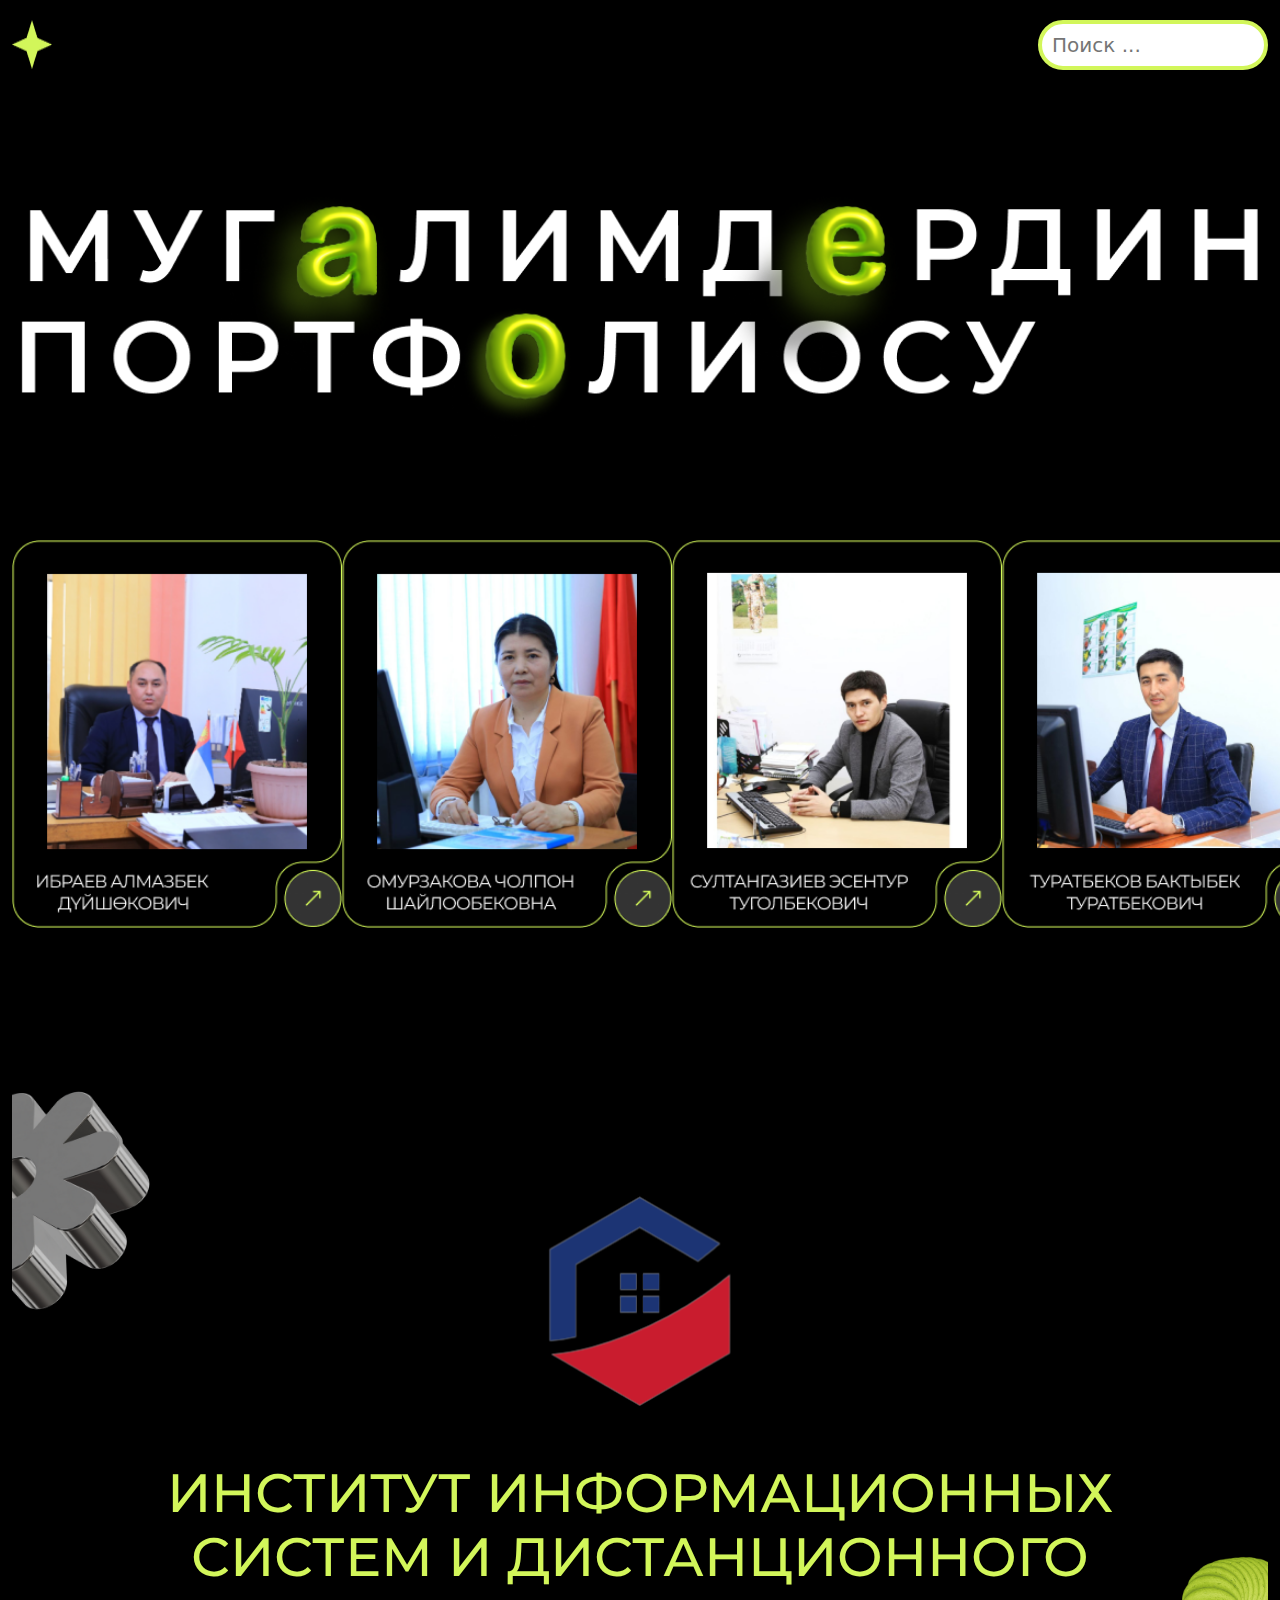
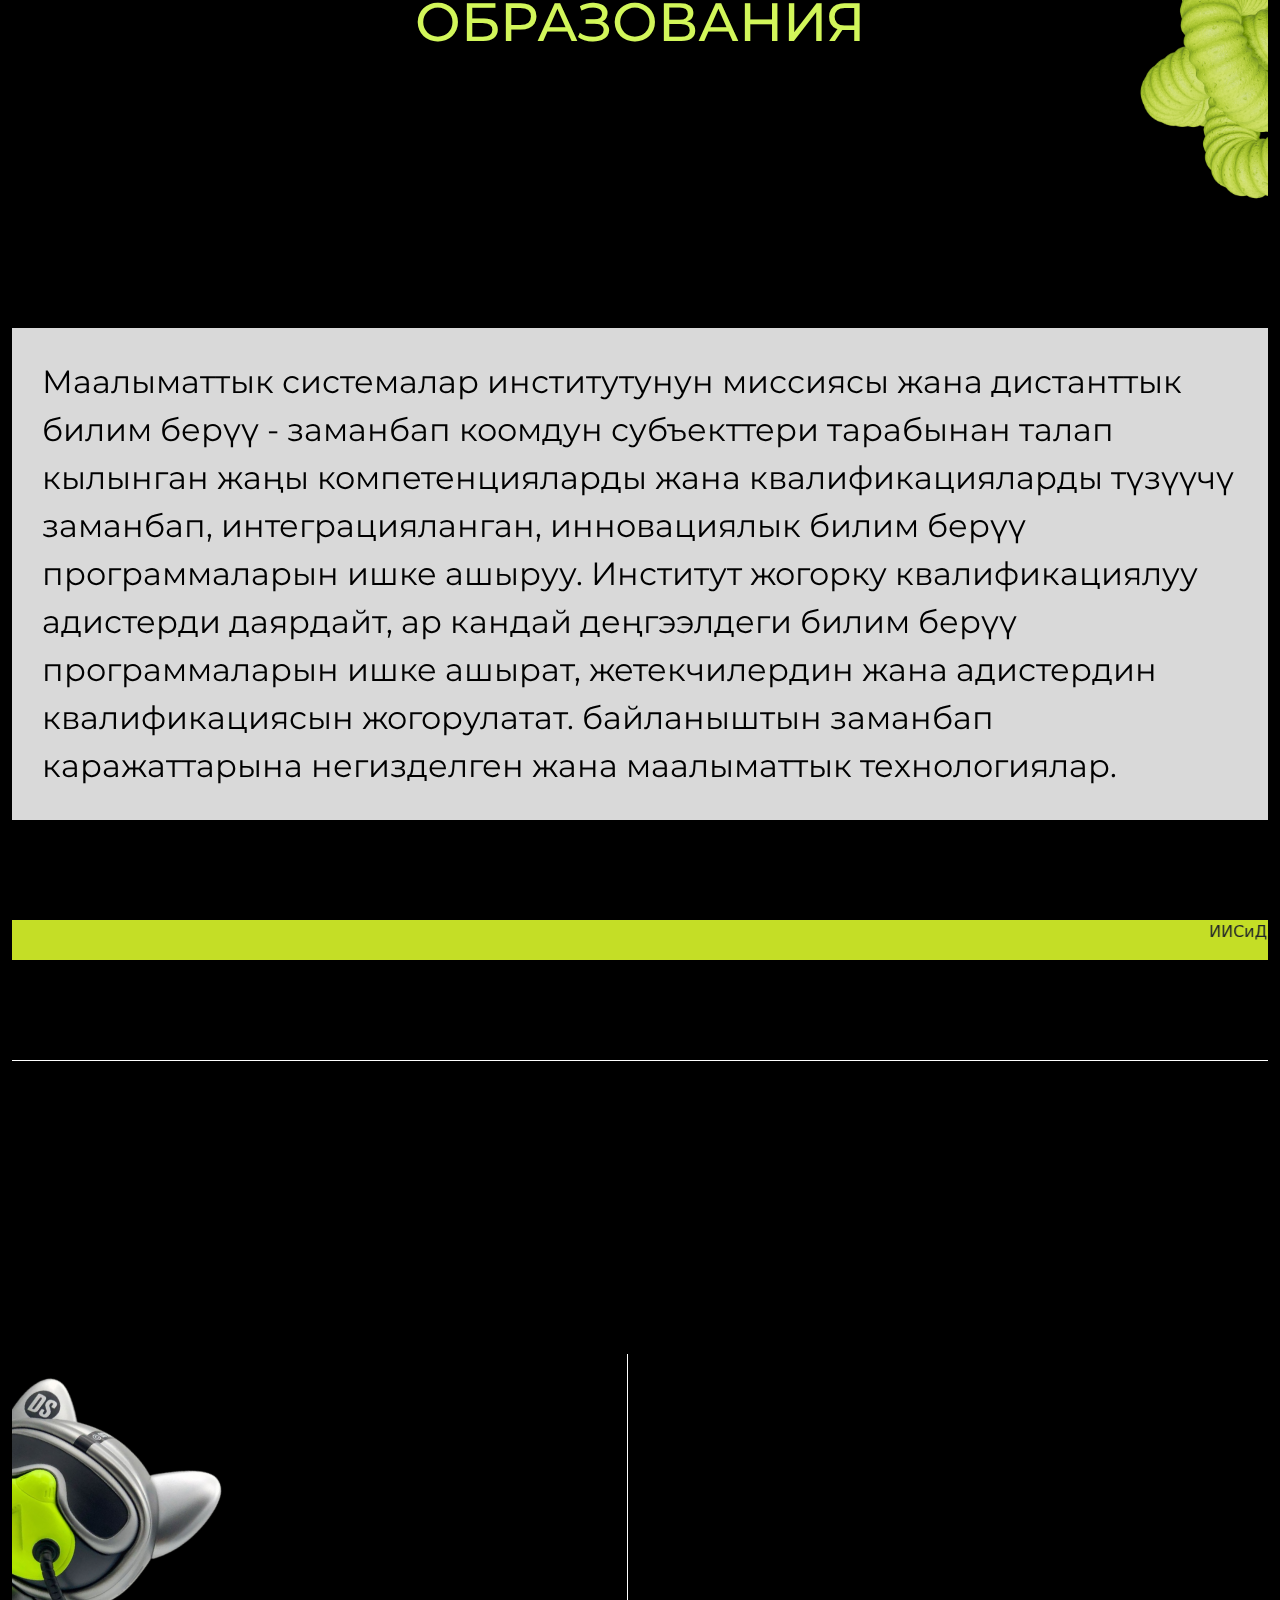
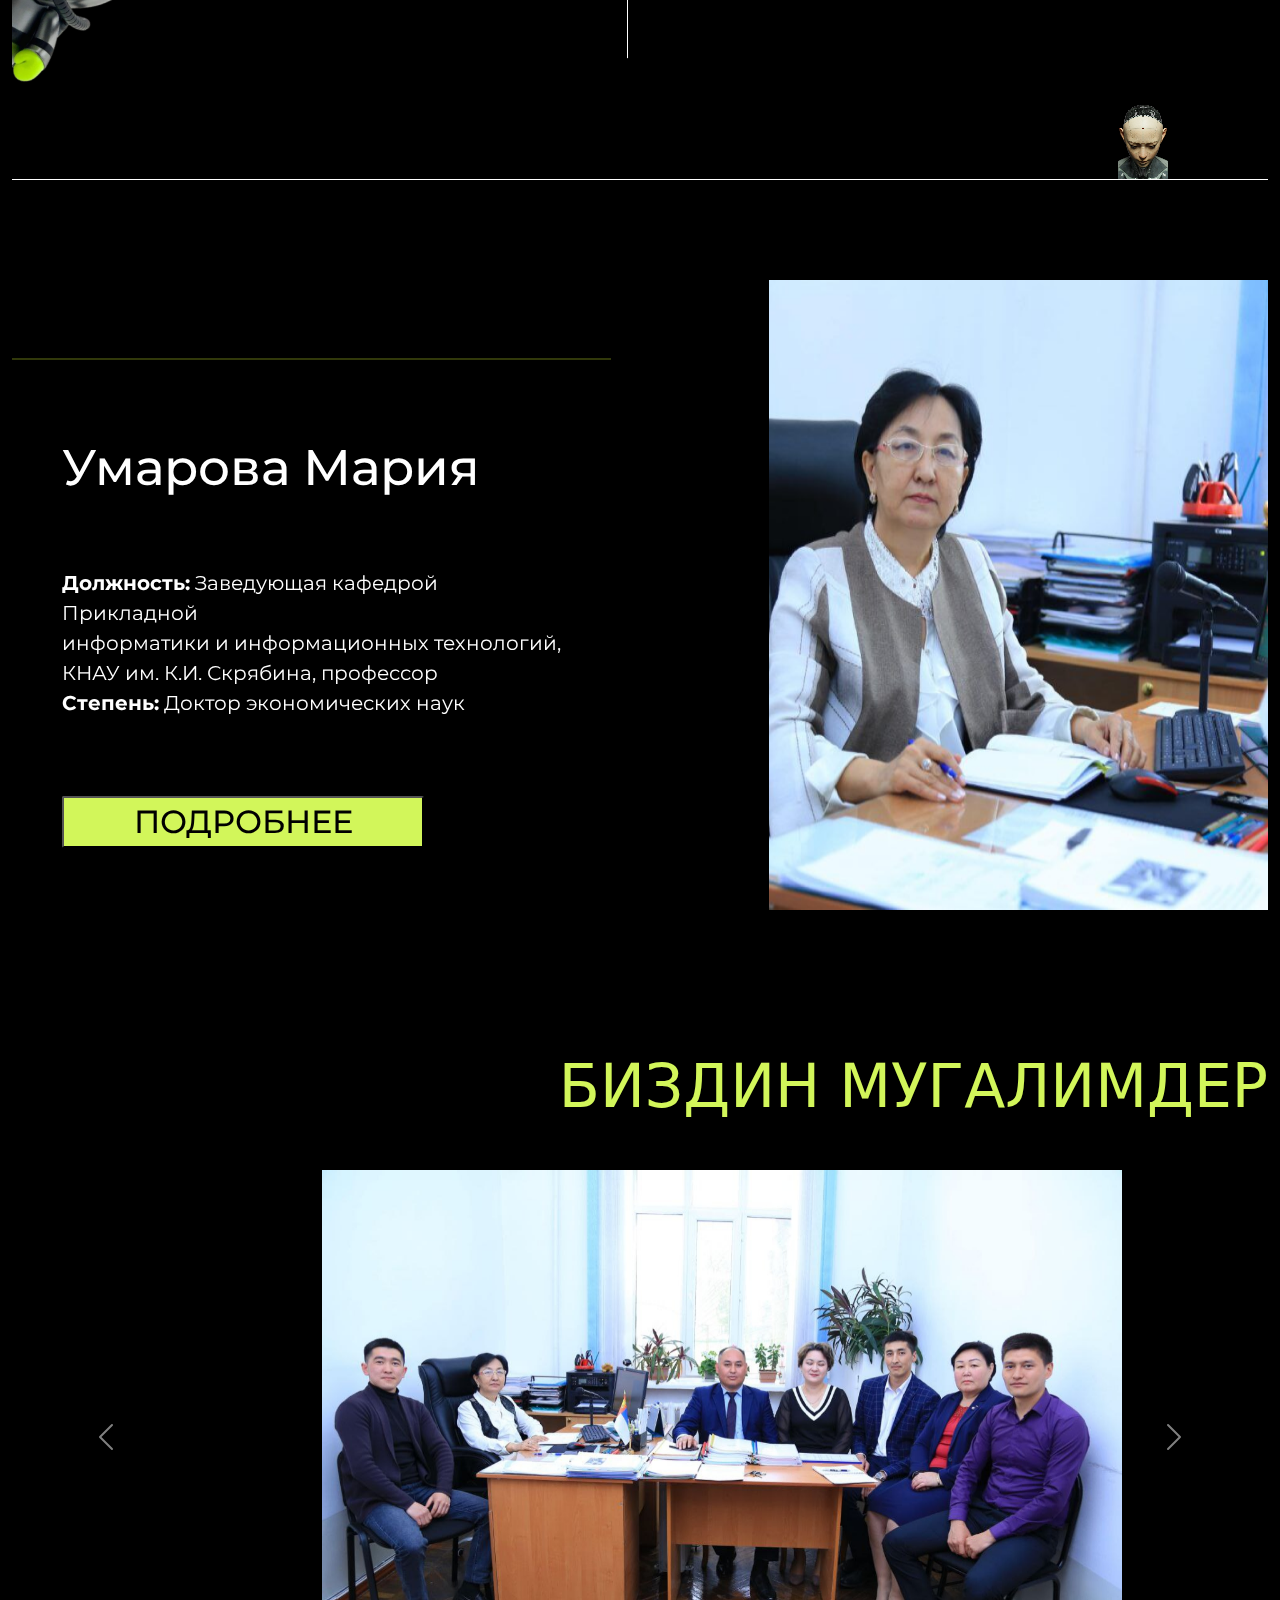
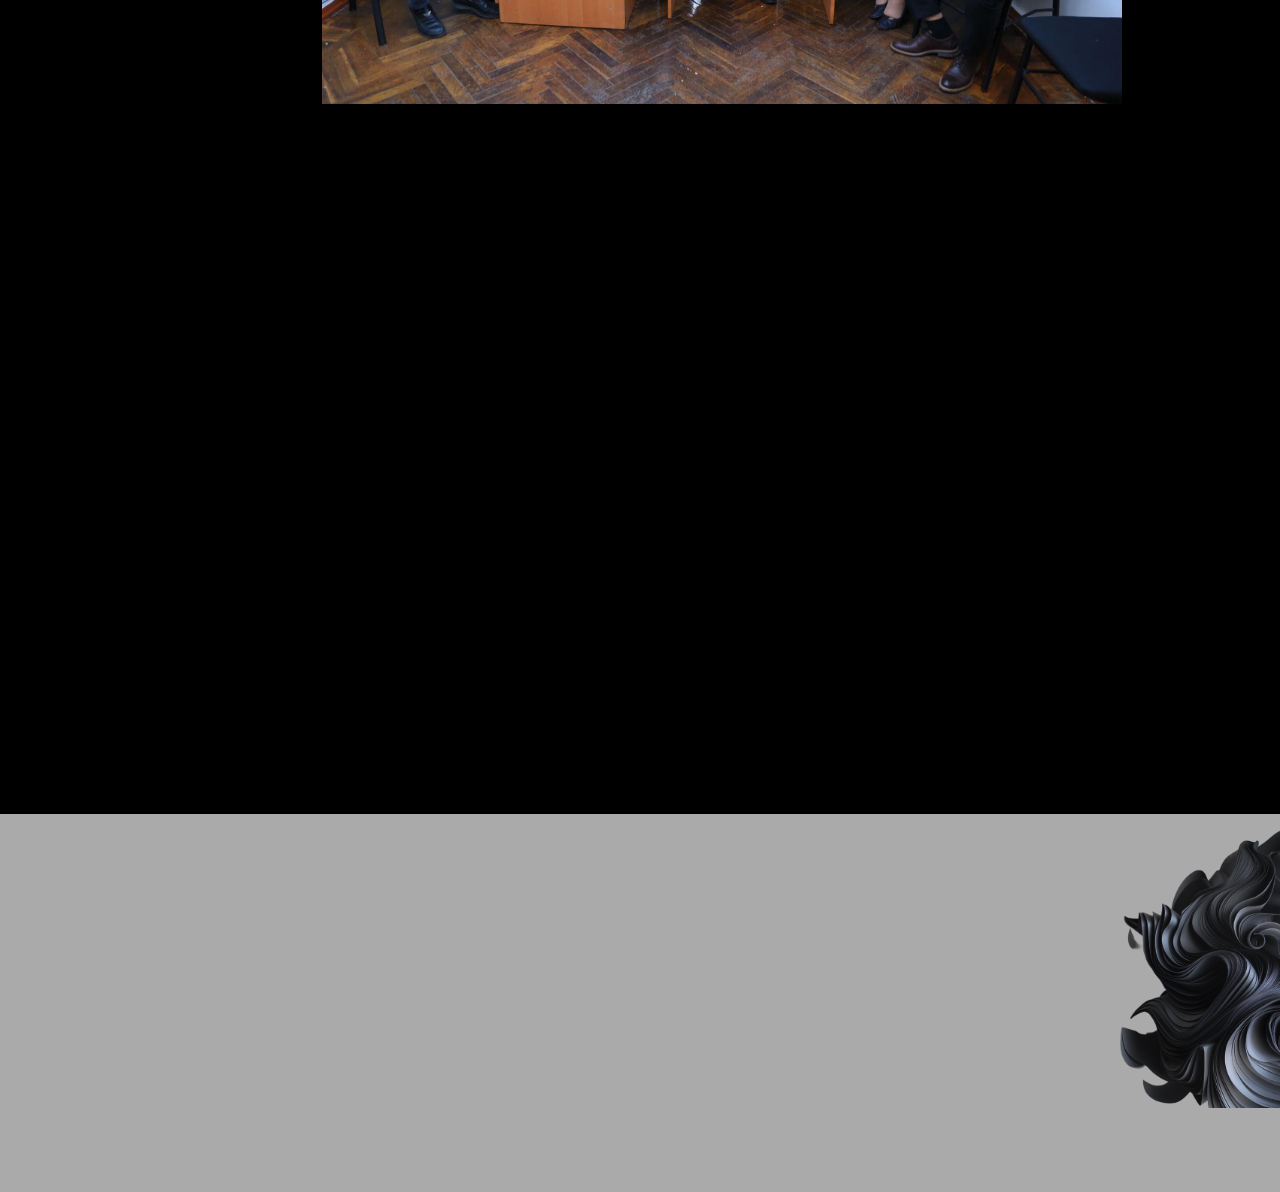
<file: index.html>
<!DOCTYPE html>
<html lang="en">
<head>
    <meta charset="UTF-8">
    <meta name="viewport" content="width=device-width, initial-scale=1.0">
    <link href="https://cdn.jsdelivr.net/npm/bootstrap@5.3.3/dist/css/bootstrap.min.css" rel="stylesheet" integrity="sha384-QWTKZyjpPEjISv5WaRU9OFeRpok6YctnYmDr5pNlyT2bRjXh0JMhjY6hW+ALEwIH" crossorigin="anonymous">
    <link rel="stylesheet" href="./styles/main.css">
    <title>Document</title>
</head>
<body>
    <div class="container">
        <header class="header">
            <img src="./image/Vector.png" alt="">
            <input type="search" placeholder="Поиск ...">
        </header>

        <section class="block">
            <img src="./image/group1.png" alt="">
        </section>

        <section class="block2">
            <div class="port">
                <a href="./ibraev.html"><img src="./image/Frame 1.png" alt=""></a>
                <a href="./omurzakova.html"><img src="./image/Frame 2.png" alt=""></a>
                <a href="./sultangaziev.html"><img src="./image/Frame 3.png" alt=""></a>
                <a href="./turatbekov.html"><img src="./image/Frame 4.png" alt=""></a>
            </div>
        </section>
        <section class="block3">
            <img src="./image/png.png" alt="" class="poimg">
            <div class="knau">
                <img src="./image/logoknau.png" alt="">
                <h2>
                    ИНСТИТУТ ИНФОРМАЦИОННЫХ <br>
                    СИСТЕМ И ДИСТАНЦИОННОГО <br>
                    ОБРАЗОВАНИЯ <br>
                </h2>
            </div>
            <img src="./image/png2.png" alt="" class="reimg">
        </section>
        <section class="block4">
            <span >
                Маалыматтык системалар институтунун миссиясы
                жана дистанттык билим берүү - заманбап коомдун
                субъекттери тарабынан талап кылынган жаңы
                компетенцияларды жана квалификацияларды түзүүчү
                заманбап, интеграцияланган, инновациялык билим
                берүү программаларын ишке ашыруу.
                Институт жогорку квалификациялуу адистерди
                даярдайт, ар кандай деңгээлдеги билим берүү
                программаларын ишке ашырат, жетекчилердин жана
                адистердин квалификациясын жогорулатат.
                байланыштын заманбап каражаттарына негизделген
                жана маалыматтык технологиялар.
            </span>
        </section>
        <div class ="tic"><marquee behavior="scroll" direction="left"><p>ИИСиДО ИИСиДО ИИСиДО ИИСиДО ИИСиДО ИИСиДО   ИИСиДО ИИСиДО ИИСиДО ИИСиДО ИИСиДО ИИСиДО  ИИСиДО ИИСиДО ИИСиДО ИИСиДО ИИСиДО ИИСиДО   ИИСиДО ИИСиДО ИИСиДО ИИСиДО ИИСиДО ИИСиДО    ИИСиДО ИИСиДО ИИСиДО ИИСиДО ИИСиДО ИИСиДО   ИИСиДО ИИСиДО ИИСиДО ИИСиДО ИИСиДО ИИСиДО</p></marquee></div>

        <section class="block5">
            <div class="gif">
                <img src="./image/Кот 3.png" alt="">
                <img src="./image/Line 1.png" alt="" style="margin-bottom:120px ;">
                <video autoplay loop="loop" muted width="250px"  style="padding: 0 100px; z-index: -10;">
                    <source src="./videos/video_2024-05-21_19-37-15 (video-converter.com).webm" />
                </video>
            </div>
        </section>
        <section class="block6">
           <div class="maria">
            <hr>
            <h1>Умарова Мария</h1>
            <p>
                <b>Должность:</b> Заведующая кафедрой <br>
                Прикладной <br>
                 информатики и информационных технологий, <br>
                КНАУ им. К.И. Скрябина, профессор <br>
                <b>Степень:</b> Доктор экономических наук
            </p>
            <button>
                ПОДРОБНЕЕ
            </button>
           </div>
           <img src="./image/maria.png" alt="">
        </section>
        <section>
            <h1 style="color: #D2F65A; display: flex; justify-content: flex-end; font-size: 60px; padding: 40px 0;">БИЗДИН МУГАЛИМДЕР</h1>
            <div id="carouselExampleInterval" class="carousel slide" data-bs-ride="carousel">
                <div class="carousel-inner">
                  <div class="carousel-item active" data-bs-interval="10000">
                    <img src="./image/slid1.jpg" style="width: 800px; margin-left: 310px;" alt="..." >
                  </div>
                  <div class="carousel-item" data-bs-interval="2000">
                    <img src="./image/slid2.jpg" style="width: 800px; margin-left: 310px;" alt="...">
                  </div>
                  <div class="carousel-item">
                    <img src="./image/slid3.jpg" style="width: 800px; margin-left: 310px;" alt="...">
                  </div>
                  <div class="carousel-item">
                    <img src="./image/slid4.jpg" style="width: 800px; margin-left: 310px;" alt="...">
                  </div>
                </div>
                <button class="carousel-control-prev" type="button" data-bs-target="#carouselExampleInterval" data-bs-slide="prev">
                  <span class="carousel-control-prev-icon" aria-hidden="true"></span>
                  <span class="visually-hidden">Previous</span>
                </button>
                <button class="carousel-control-next" type="button" data-bs-target="#carouselExampleInterval" data-bs-slide="next">
                  <span class="carousel-control-next-icon" aria-hidden="true"></span>
                  <span class="visually-hidden">Next</span>
                </button>
              </div>
        </section>
        <section class="map">
            <iframe src="https://www.google.com/maps/embed?pb=!1m18!1m12!1m3!1d2849.828438396454!2d74.60784777508876!3d42.85166378083237!2m3!1f0!2f0!3f0!3m2!1i1024!2i768!4f13.1!3m3!1m2!1s0x389eb6301da00599%3A0x3b278fb2f66b294c!2z0YPQuy4g0JzQtdC00LXRgNC-0LLQsCwg0JHQuNGI0LrQtdC6!5e0!3m2!1sru!2skg!4v1717533239173!5m2!1sru!2skg" width="1440" height="450" style="border:0;" allowfullscreen="" loading="lazy" referrerpolicy="no-referrer-when-downgrade"></iframe>
        </section>
    </div>
    <footer class="footer">
            
        <img src="./image/ex6.png" alt="">
    </footer>
    <script src="https://cdn.jsdelivr.net/npm/bootstrap@5.3.3/dist/js/bootstrap.bundle.min.js" integrity="sha384-YvpcrYf0tY3lHB60NNkmXc5s9fDVZLESaAA55NDzOxhy9GkcIdslK1eN7N6jIeHz" crossorigin="anonymous"></script>
</body>
</html>
</file>
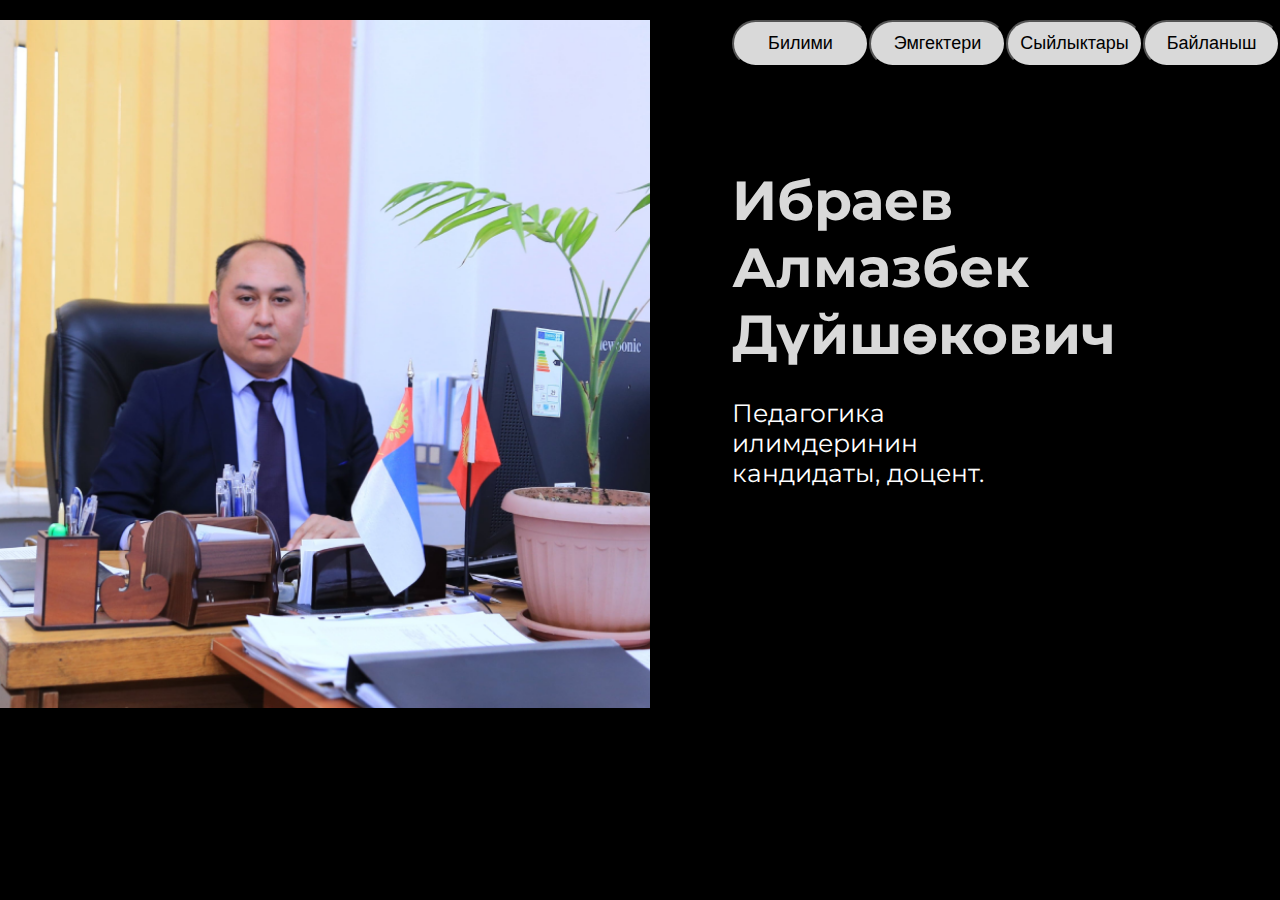
<file: ibraev.html>
<!DOCTYPE html>
<html lang="en">
<head>
    <meta charset="UTF-8">
    <meta name="viewport" content="width=device-width, initial-scale=1.0">
    <link rel="stylesheet" href="./styles/ibraev.css">
    <title>Document</title>
</head>
<body>
    <div class="container">
        <header class="head">
            <img src="./image/ibraev.png" alt="">
            <div class="btn_name">
                <div class="btn">
                    <button>Билими</button>
                    <button>Эмгектери</button>
                    <button>Сыйлыктары</button>
                    <button>Байланыш</button>
                </div>
                <div class="name">
                    <h1>
                        Ибраев <br>
                        Алмазбек <br>
                        Дүйшөкович
                    </h1>
                    <span>
                        Педагогика <br>
                        илимдеринин <br>
                        кандидаты, доцент.
    
                    </span>
                </div>
            </div>

            
        </header>
    </div>
</body>
</html>
</file>
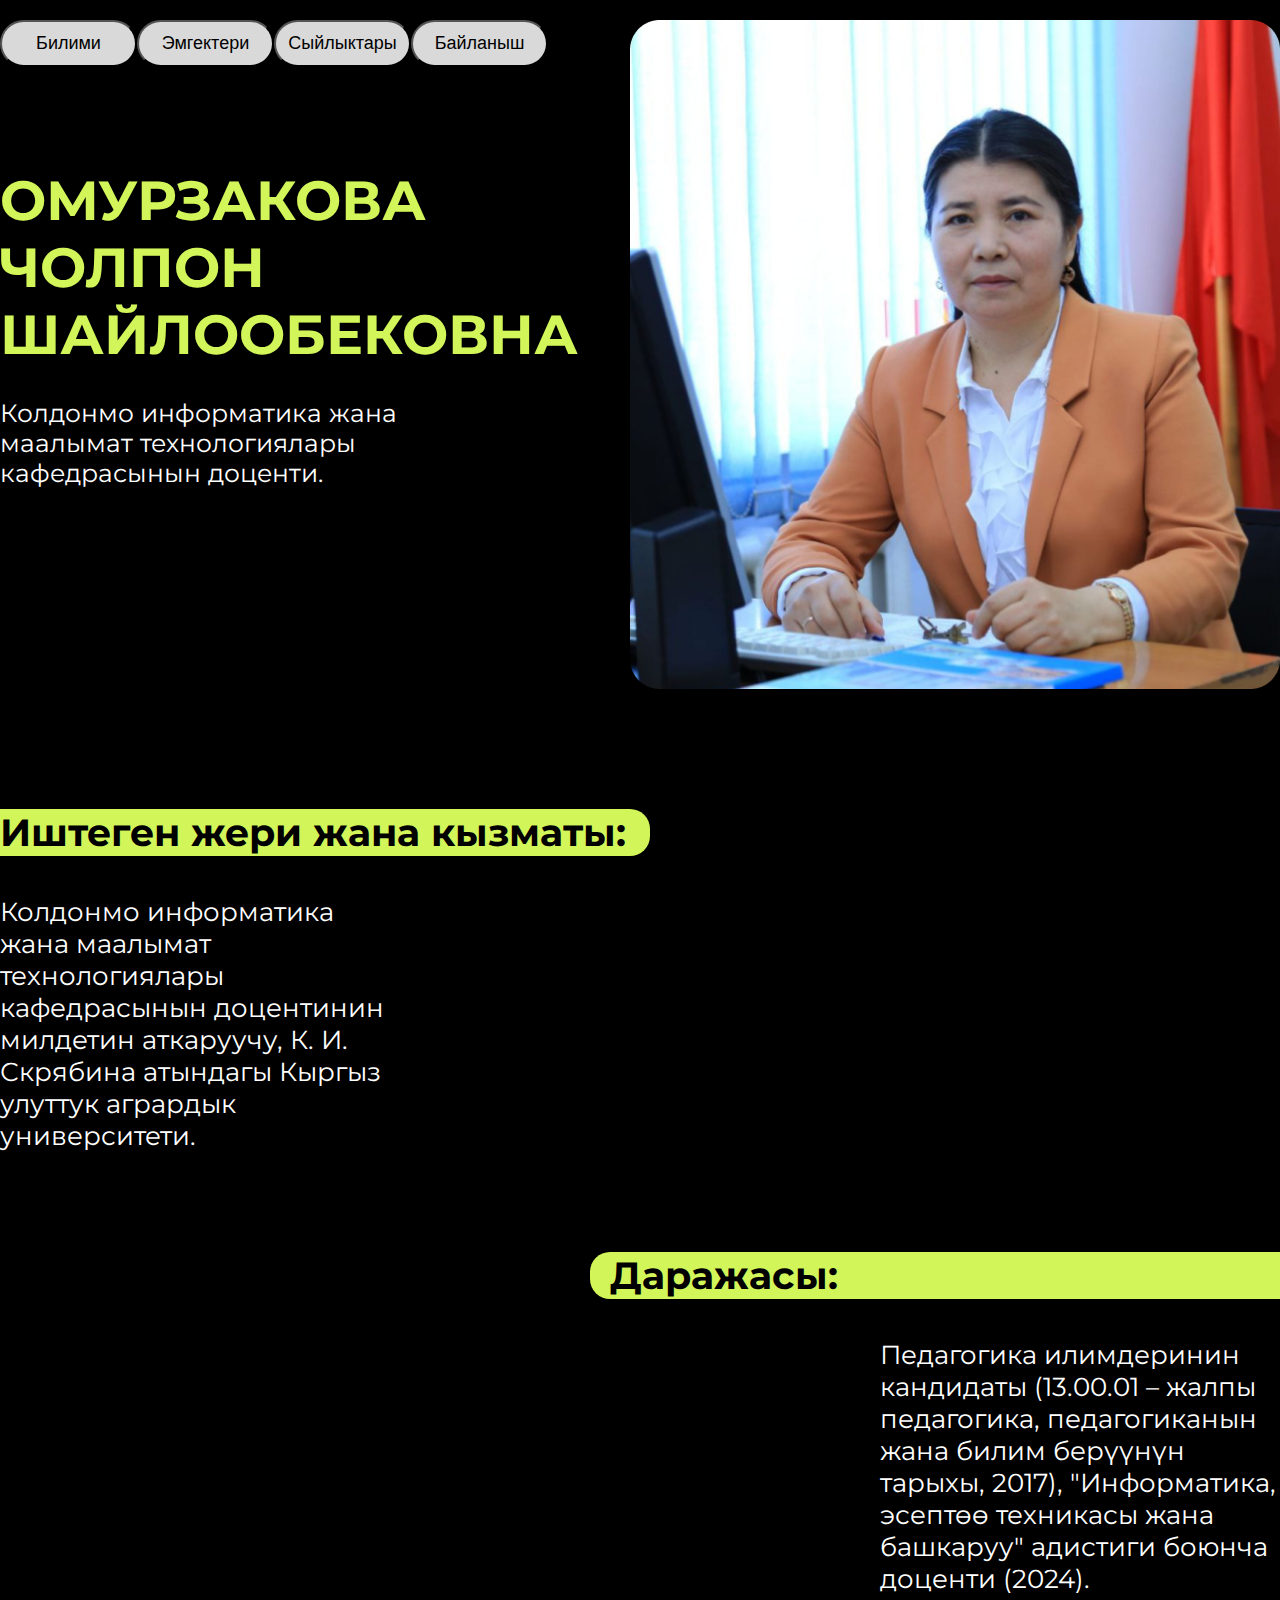
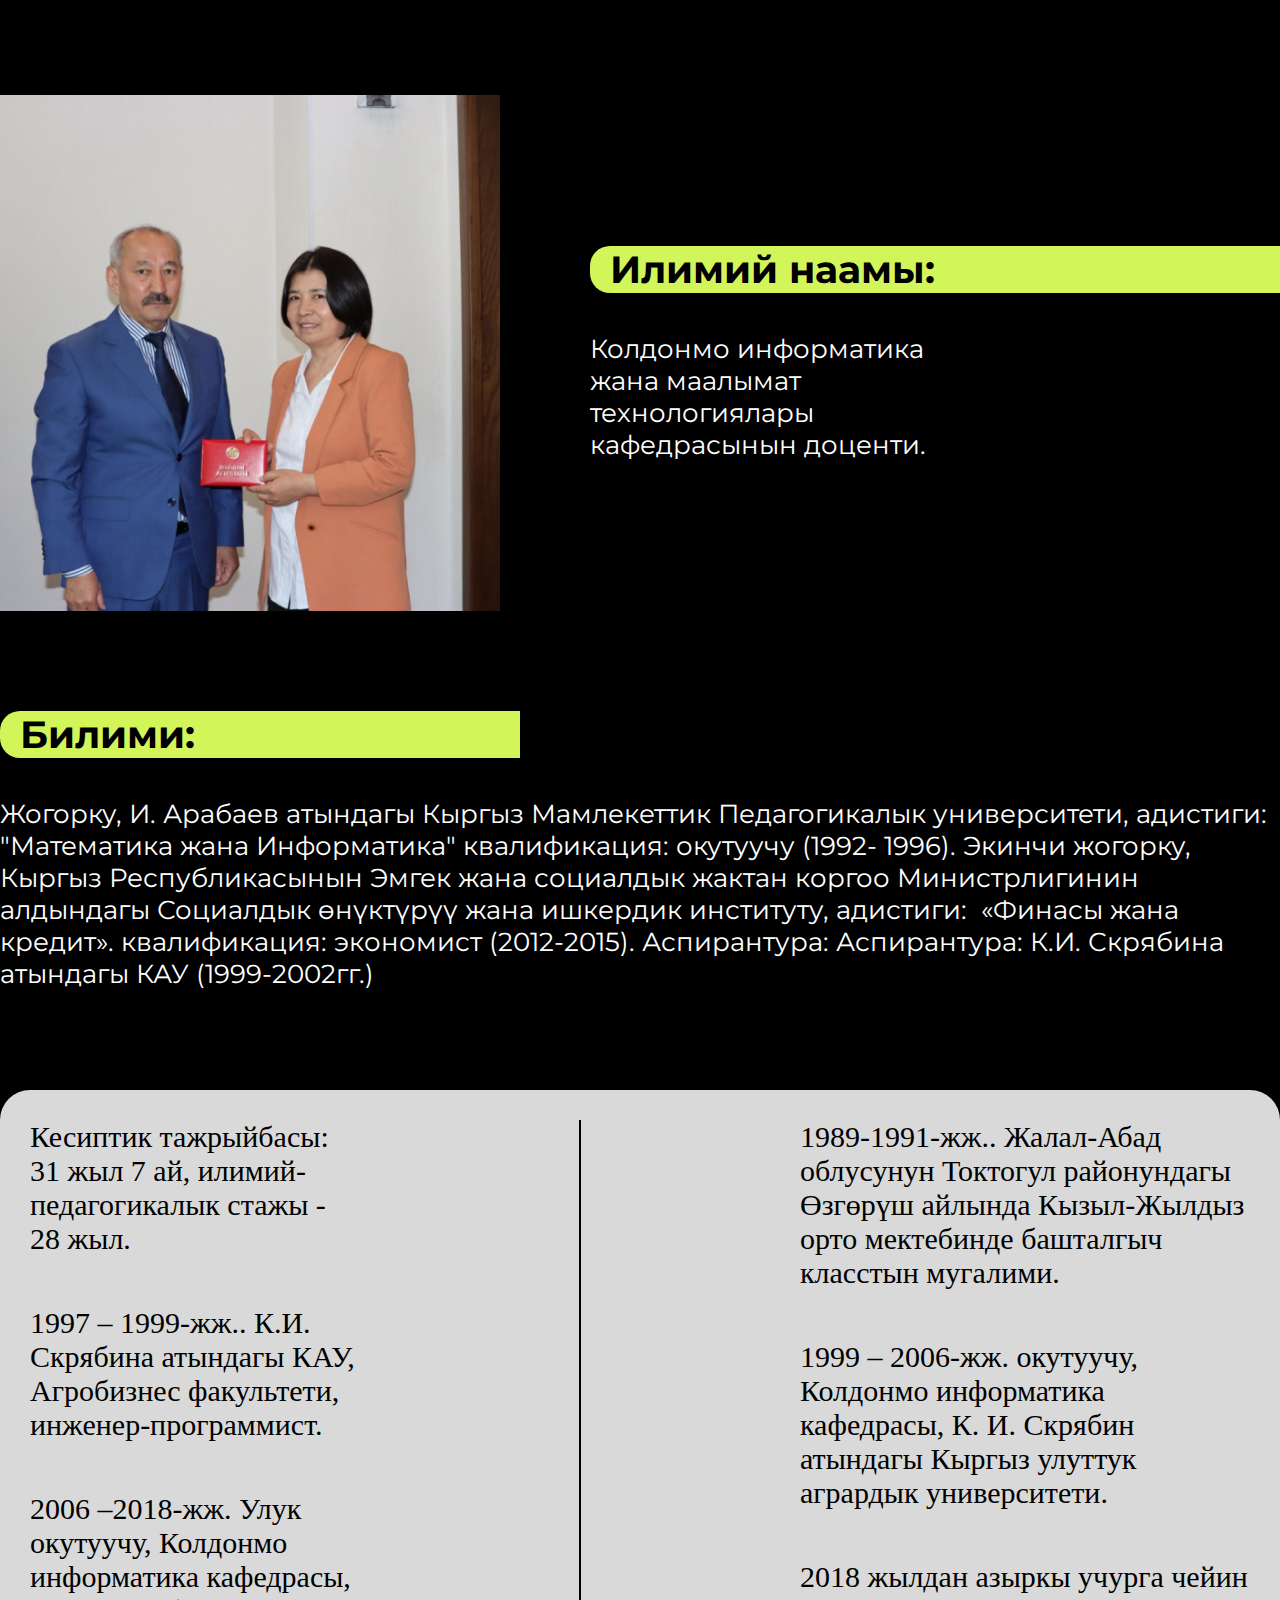
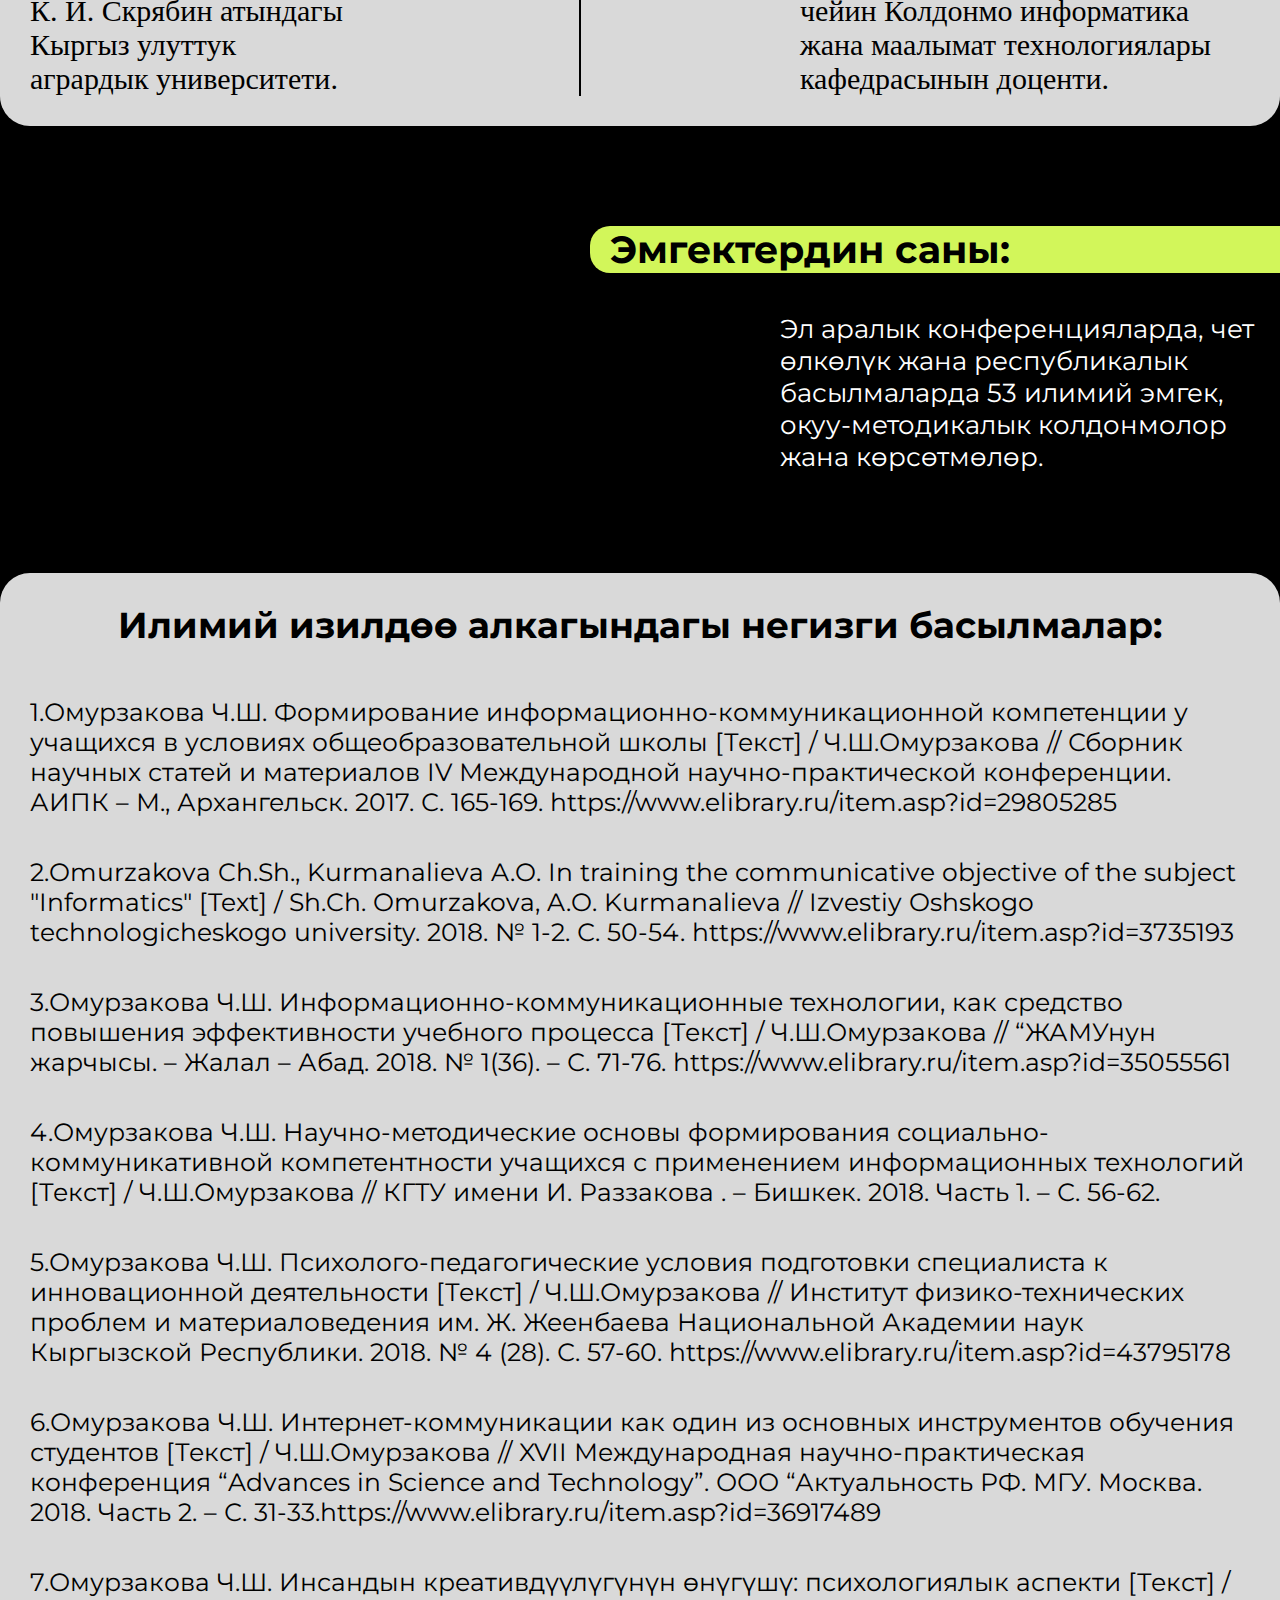
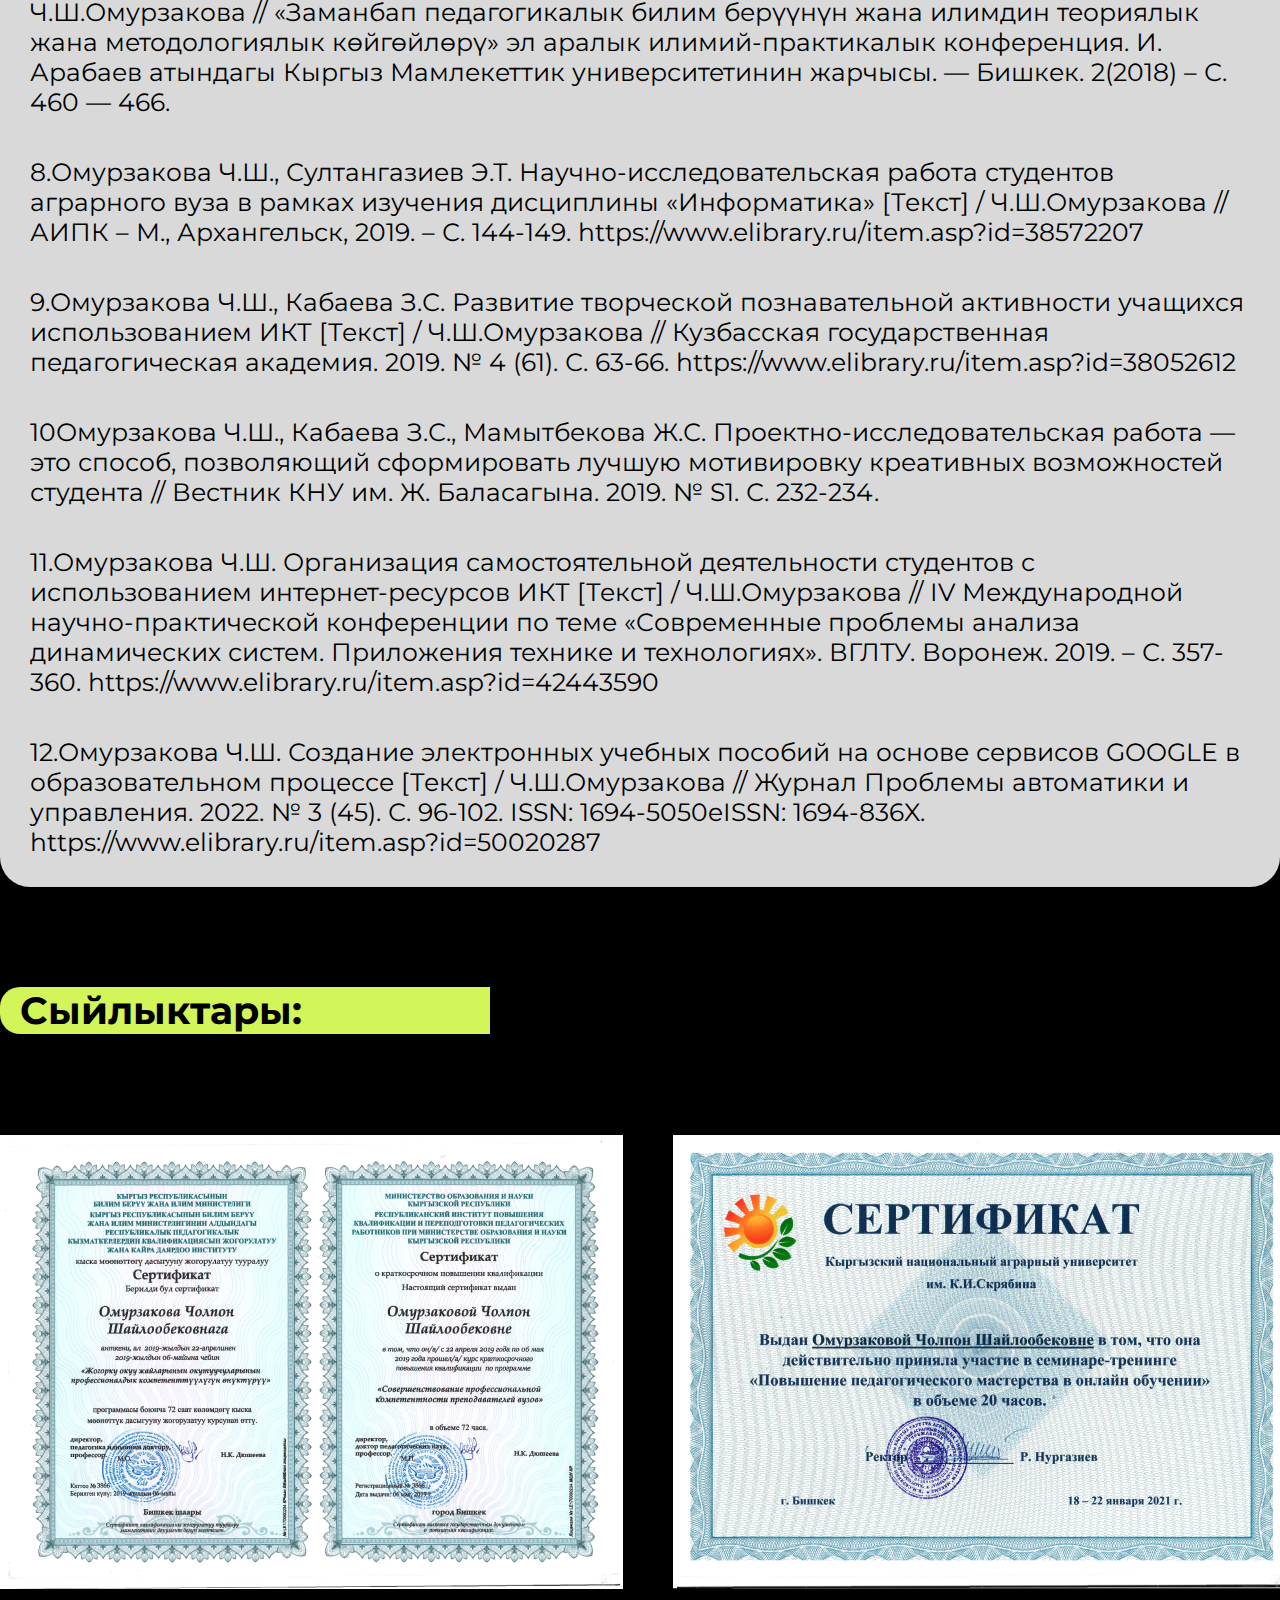
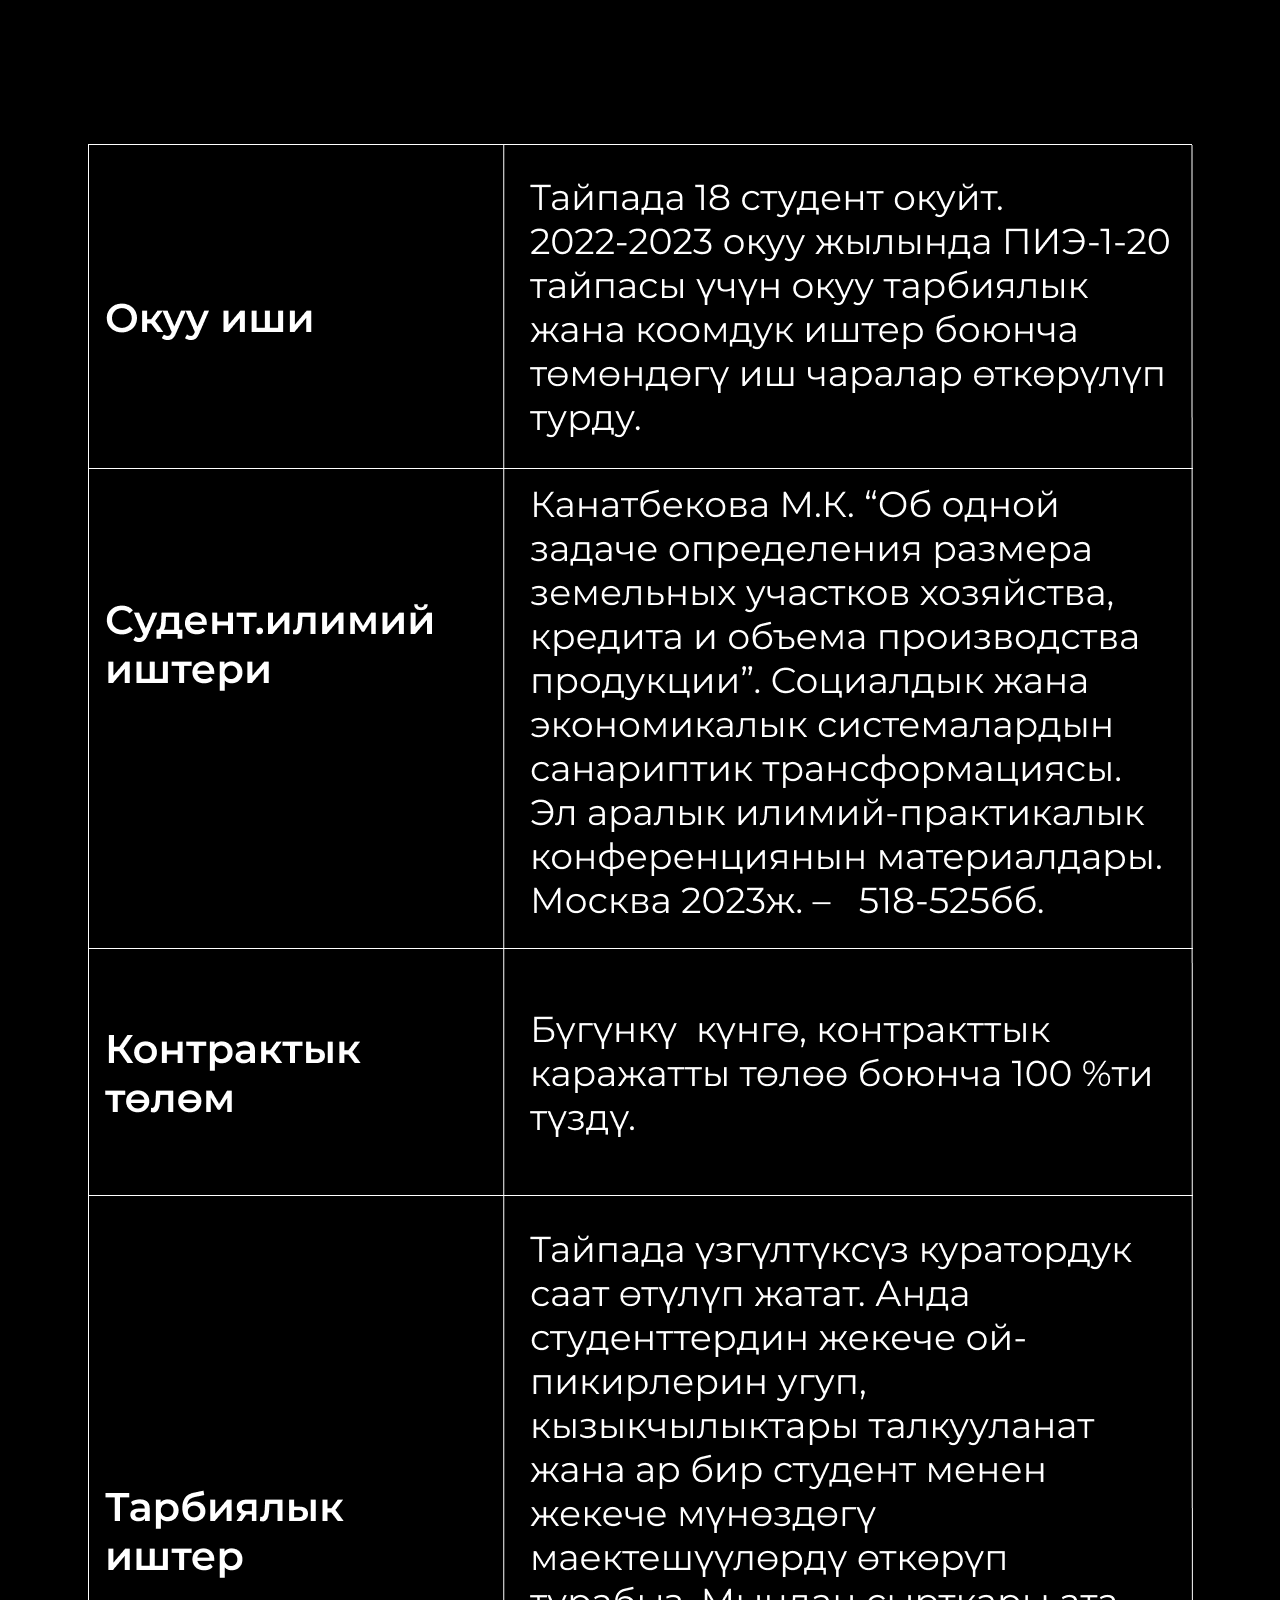
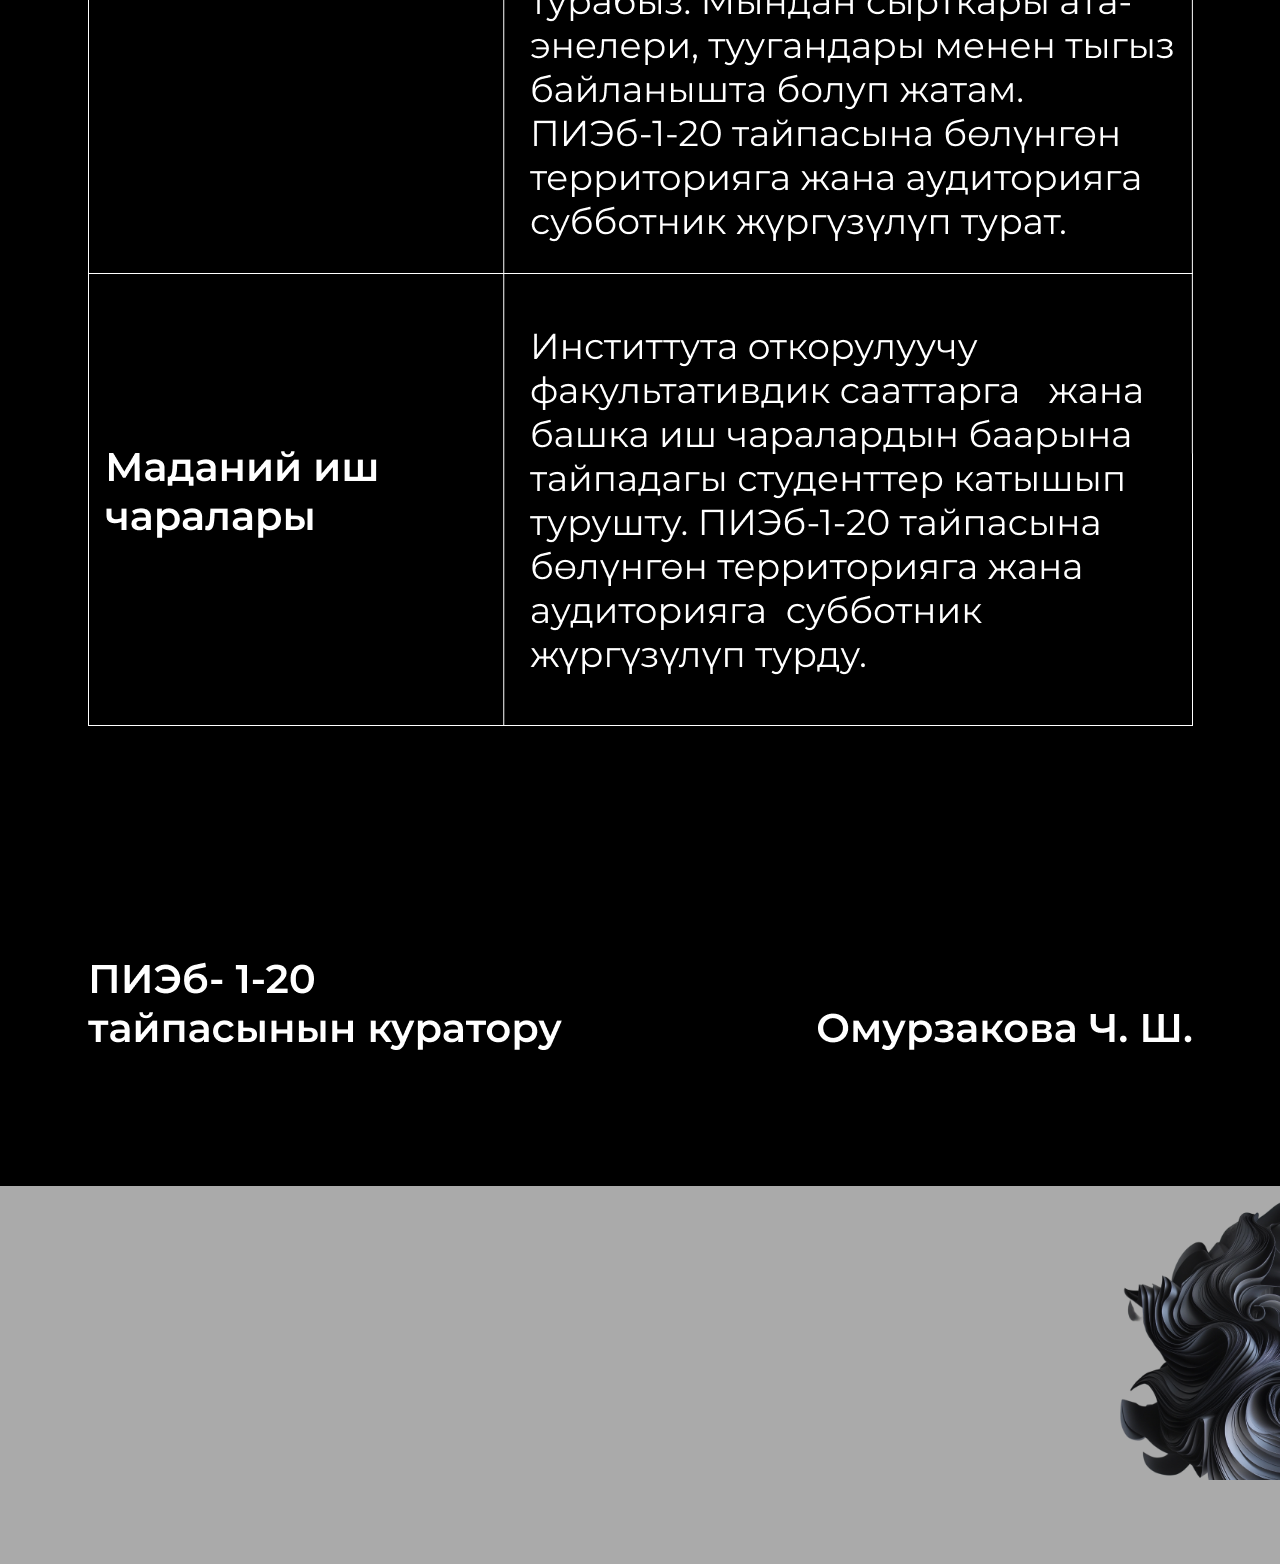
<file: omurzakova.html>
<!DOCTYPE html>
<html lang="en">
<head>
    <meta charset="UTF-8">
    <meta name="viewport" content="width=device-width, initial-scale=1.0">
    <link rel="stylesheet" href="./styles/omurzakova.css">
    <title>Document</title>
</head>
<body>
    <div class="container">
        <header class="head">
            <div class="btn_name">
                <div class="btn">
                    <button>Билими</button>
                    <button>Эмгектери</button>
                    <button>Сыйлыктары</button>
                    <button>Байланыш</button>
                </div>
                <div class="name">
                    <h1>
                        ОМУРЗАКОВА <br>
                        ЧОЛПОН <br>
                        ШАЙЛООБЕКОВНА
                    </h1>
                    <span>
                        Колдонмо информатика жана <br>
                        маалымат технологиялары <br>
                        кафедрасынын доценти.
    
                    </span>
                </div>
            </div>

            <img src="./image/Omurzakova.png" alt="">
        </header>
        <section class="block">
            <h1>Иштеген жери жана кызматы:</h1>
            <p>Колдонмо информатика жана маалымат 
                технологиялары кафедрасынын доцентинин 
                милдетин аткаруучу, К. И. Скрябина 
                атындагы Кыргыз улуттук агрардык университети.</p>
        </section>

        <section class="block2">
            <h1>Даражасы:</h1>
            <p>Педагогика илимдеринин кандидаты 
                (13.00.01 – жалпы педагогика, педагогиканын
                 жана билим берүүнүн тарыхы, 2017), 
                 "Информатика, эсептөө техникасы жана башкаруу"
                  адистиги боюнча доценти (2024).
                </p>
        </section>

        <section class="block3">
            <img src="./image/награда.png" alt="">
            <div>
                <h1>Илимий наамы:</h1>
            <p>Колдонмо информатика 
                жана маалымат технологиялары 
                кафедрасынын доценти.
                </p>
            </div>
        </section>

        <section class="block4">
            <h1>Билими:</h1>
            <p>Жогорку, И. Арабаев атындагы Кыргыз Мамлекеттик Педагогикалык 
                университети, адистиги: "Математика жана Информатика" 
                квалификация: окутуучу (1992- 1996).
                Экинчи жогорку, Кыргыз Республикасынын Эмгек жана социалдык 
                жактан коргоо Министрлигинин алдындагы Социалдык өнүктүрүү жана ишкердик институту, адистиги:
                 «Финасы жана кредит». квалификация: экономист (2012-2015).
                Аспирантура: Аспирантура: К.И. Скрябина атындагы КАУ (1999-2002гг.)
                </p>
        </section>

        <section class="block5">
            <div>
                <span>Кесиптик тажрыйбасы: 31 жыл 7 ай, илимий-педагогикалык  стажы - 28 жыл.</span>
                <span>1997 – 1999-жж..  К.И. Скрябина атындагы КАУ, Агробизнес факультети, инженер-программист.</span>
                <span>2006 –2018-жж.  Улук окутуучу,  Колдонмо информатика кафедрасы, К. И. Скрябин атындагы Кыргыз улуттук агрардык университети.</span>
            </div>
            <hr>
            <div>
                <p>1989-1991-жж.. Жалал-Абад облусунун Токтогул районундагы Өзгөрүш айлында Кызыл-Жылдыз орто мектебинде башталгыч класстын мугалими.</p>
                <p>1999 – 2006-жж.  окутуучу,  Колдонмо информатика кафедрасы, К. И. Скрябин атындагы Кыргыз улуттук агрардык университети.</p>
                <p>2018 жылдан  азыркы  учурга чейин  чейин  Колдонмо информатика жана маалымат технологиялары кафедрасынын доценти. </p>
            </div>
        </section>

        <section class="block6">
            <h1>Эмгектердин саны:</h1>
            <p>Эл аралык конференцияларда, чет өлкөлүк жана 
                республикалык басылмаларда 53 илимий эмгек,   
                окуу-методикалык колдонмолор жана көрсөтмөлөр.

                </p>
        </section>
        
        <section class="block7">
            <h1>Илимий изилдөө алкагындагы негизги басылмалар:</h1>
            <div>
                <p>
                    1.Омурзакова Ч.Ш. Формирование информационно-коммуникационной компетенции у учащихся в условиях общеобразовательной школы [Текст] / Ч.Ш.Омурзакова  // Сборник научных статей и материалов IV Международной научно-практической конференции. АИПК – М., Архангельск. 2017. С. 165-169. https://www.elibrary.ru/item.asp?id=29805285
                </p>
                <p>
                    2.Omurzakova Ch.Sh., Kurmanalieva A.O. In training the communicative objective of the subject "Informatics" [Text] / Sh.Ch. Omurzakova, A.O. Kurmanalieva  // Izvestiy Oshskogo technologicheskogo university. 2018. № 1-2. С. 50-54. https://www.elibrary.ru/item.asp?id=3735193
                </p>
                <p>
                    3.Омурзакова Ч.Ш. Информационно-коммуникационные  технологии, как средство повышения эффективности учебного процесса [Текст] / Ч.Ш.Омурзакова // “ЖАМУнун жарчысы. – Жалал – Абад. 2018.  № 1(36).  – С. 71-76. https://www.elibrary.ru/item.asp?id=35055561
                </p>
                <p>
                    4.Омурзакова Ч.Ш. Научно-методические основы формирования социально-коммуникативной компетентности учащихся с применением информационных технологий [Текст] / Ч.Ш.Омурзакова // КГТУ имени И. Раззакова . – Бишкек. 2018.  Часть 1. – С. 56-62. 
                </p>
                <p>
                    5.Омурзакова Ч.Ш. Психолого-педагогические условия подготовки специалиста к инновационной деятельности [Текст] / Ч.Ш.Омурзакова // Институт физико-технических проблем и материаловедения им. Ж. Жеенбаева Национальной Академии наук Кыргызской Республики. 2018. № 4 (28). С. 57-60. https://www.elibrary.ru/item.asp?id=43795178
                </p>
                <p>
                    6.Омурзакова Ч.Ш. Интернет-коммуникации как один из основных инструментов обучения студентов [Текст] / Ч.Ш.Омурзакова // XVII Международная научно-практическая конференция “Advances in Science and Technology”. ООО “Актуальность РФ. МГУ. Москва. 2018. Часть 2. – С. 31-33.https://www.elibrary.ru/item.asp?id=36917489
                </p>
                <p>
                    7.Омурзакова Ч.Ш. Инсандын креативдүүлүгүнүн өнүгүшү: психологиялык аспекти [Текст] / Ч.Ш.Омурзакова // «Заманбап педагогикалык билим берүүнүн жана илимдин теориялык жана методологиялык кѳйгѳйлѳрү» эл аралык илимий-практикалык конференция. И. Арабаев атындагы Кыргыз Мамлекеттик университетинин жарчысы. — Бишкек. 2(2018) – С. 460 — 466.
                </p>
                <p>
                    8.Омурзакова Ч.Ш., Султангазиев Э.Т. Научно-исследовательская работа студентов аграрного вуза в рамках изучения дисциплины  «Информатика» [Текст] / Ч.Ш.Омурзакова  // АИПК – М.,  Архангельск,   2019. – С.  144-149. https://www.elibrary.ru/item.asp?id=38572207 
                </p>
                <p>
                    9.Омурзакова Ч.Ш., Кабаева З.С. Развитие творческой познавательной активности учащихся использованием ИКТ [Текст] / Ч.Ш.Омурзакова // Кузбасская государственная педагогическая академия. 2019. № 4 (61). С. 63-66.  https://www.elibrary.ru/item.asp?id=38052612 
                </p>
                <p>
                    10Омурзакова Ч.Ш., Кабаева З.С., Мамытбекова Ж.С. Проектно-исследовательская работа — это способ, позволяющий сформировать лучшую мотивировку креативных возможностей студента // Вестник КНУ им. Ж. Баласагына. 2019. № S1. С. 232-234.
                </p>
                <p>
                    11.Омурзакова Ч.Ш. Организация самостоятельной деятельности студентов с использованием интернет-ресурсов ИКТ [Текст] / Ч.Ш.Омурзакова // IV Международной научно-практической конференции по теме «Cовременные проблемы анализа динамических систем. Приложения  технике и технологиях». ВГЛТУ. Воронеж.   2019. – С. 357-360.   https://www.elibrary.ru/item.asp?id=42443590
                </p>
                <p>
                    12.Омурзакова Ч.Ш. Создание электронных учебных пособий на основе сервисов GOOGLE в образовательном процессе [Текст] / Ч.Ш.Омурзакова //  Журнал Проблемы автоматики и управления. 2022. № 3 (45). С. 96-102. ISSN: 1694-5050eISSN: 1694-836X.  https://www.elibrary.ru/item.asp?id=50020287 
                </p>
            </div>
        </section>

        <section class="block8">
            <h1>Сыйлыктары:</h1>
                <div class="scroll">
                  <div>
                    <img src="./image/scroll1.png" alt="">
                  </div>
                  <div>
                    <img src="./image/scroll2.png" alt="">
                  </div>
                  <div>
                    <img src="./image/scroll3.png" alt="">
                    </h3>
                  </div>
                </div>
              
        </section>

        <section class="block9">
            <img src="./image/Group 9.png" alt="">
        </section>

        <section class="block10">
            <img src="./image/pie.png" alt="">
        </section>
    </div>
    <footer class="footer">
            
        <img src="./image/ex6.png" alt="">
    </footer>
</body>
</html>
</file>
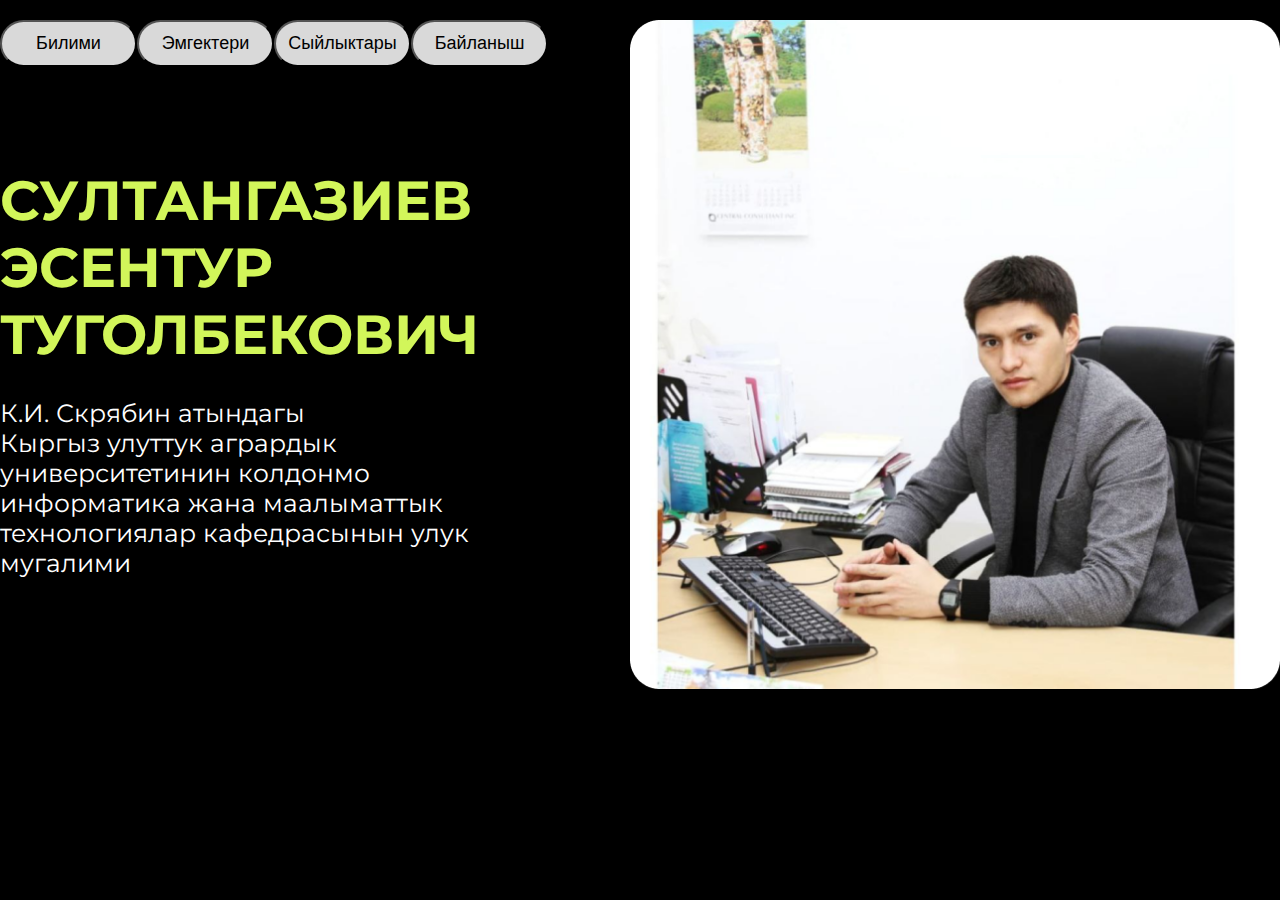
<file: sultangaziev.html>
<!DOCTYPE html>
<html lang="en">
<head>
    <meta charset="UTF-8">
    <meta name="viewport" content="width=device-width, initial-scale=1.0">
    <link rel="stylesheet" href="./styles/sultangaziev.css">
    <title>Document</title>
</head>
<body>
    <div class="container">
        <header class="head">
            <div class="btn_name">
                <div class="btn">
                    <button>Билими</button>
                    <button>Эмгектери</button>
                    <button>Сыйлыктары</button>
                    <button>Байланыш</button>
                </div>
                <div class="name">
                    <h1>
                        СУЛТАНГАЗИЕВ <br>
                        ЭСЕНТУР <br>
                        ТУГОЛБЕКОВИЧ
                    </h1>
                    <span>
                        К.И. Скрябин атындагы <br> 
                        Кыргыз улуттук агрардык <br>
                        университетинин колдонмо <br>
                        информатика жана маалыматтык <br>
                        технологиялар кафедрасынын улук <br>
                        мугалими <br>
    
                    </span>
                </div>
            </div>

            <img src="./image/sultangaziev.png" alt="">
        </header>
    </div>
</body>
</html>
</file>
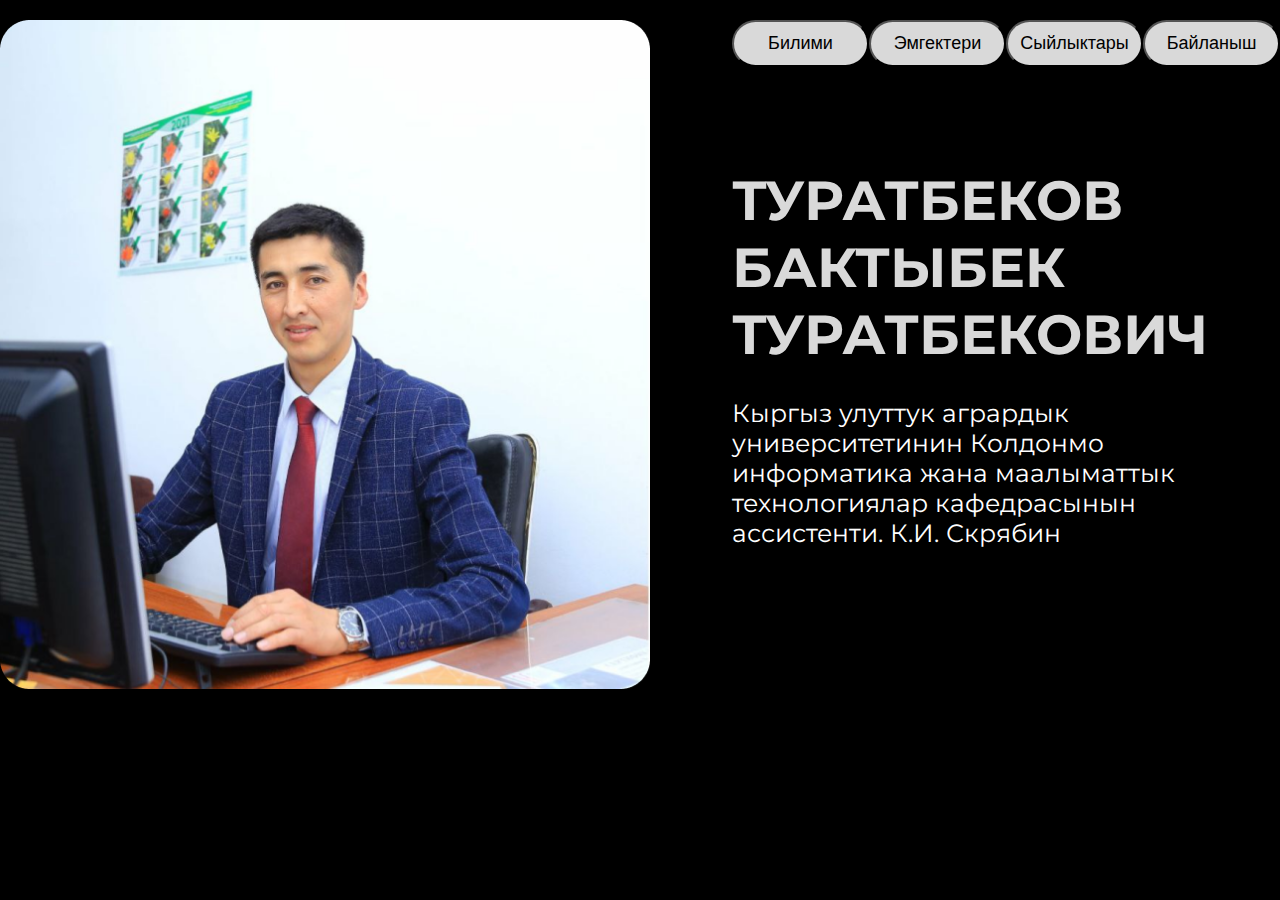
<file: turatbekov.html>
<!DOCTYPE html>
<html lang="en">
<head>
    <meta charset="UTF-8">
    <meta name="viewport" content="width=device-width, initial-scale=1.0">
    <link rel="stylesheet" href="./styles/turatbekov.css">
    <title>Document</title>
</head>
<body>
    <div class="container">
        <header class="head">
            <img src="./image/turatbekov.png" alt="">
            <div class="btn_name">
                <div class="btn">
                    <button>Билими</button>
                    <button>Эмгектери</button>
                    <button>Сыйлыктары</button>
                    <button>Байланыш</button>
                </div>
                <div class="name">
                    <h1>
                        ТУРАТБЕКОВ <br>
                        БАКТЫБЕК <br>
                        ТУРАТБЕКОВИЧ
                    </h1>
                    <span>
                        Кыргыз улуттук агрардык <br>
                        университетинин Колдонмо <br>
                        информатика жана маалыматтык <br>
                        технологиялар кафедрасынын <br>
                        ассистенти. К.И. Скрябин
    
                    </span>
                </div>
            </div>

            
        </header>
    </div>
</body>
</html>
</file>
<file: styles/main.css>
@import url('https://fonts.googleapis.com/css2?family=Baumans&family=Montserrat:ital,wght@0,100..900;1,100..900&display=swap');
*{
    margin: 0;
    padding: 0;
}
body{
    background-color: black;
}
.container{
    width: 100%;
    max-width: 1440px;
    margin: 0 auto;
    display: flex;
    flex-direction: column;
    row-gap: 100px;
}
.header{
    display: flex;
    justify-content: space-between;
    padding: 20px 0;
}
.header input{
    padding: 0 10px;
    width: 230px;
    height: 50px;
    border: 4px solid #D2F65A;
    border-radius: 30px;
    font-size: 20px;
    outline: none;
}
.block{
    display: flex;
    justify-content: flex-start;
    align-items: flex-end;
}
.block img{
    width: 1300px;
}

.block2 .port{
    display: flex;
    justify-content: space-between;
}
.block2 .port img{
    width: 330px;
}
.block3{
    height: 800px;
    position: relative;
    display: grid;
    align-items: center;
}  
.block3 .knau{
    display: flex;
    flex-direction: column;
    align-items: center;
    text-align: center;
    row-gap: 50px;
}
.poimg{
    position: absolute;
    left: 0;
    top: 0;
    width: 150px;
}
.reimg{
    position: absolute;
    bottom: 0;
    right: 0;
    width: 150px;
}
.block3 .knau img{
    width: 275px;
}
.block3 h2{
    color: #D2F65A;
    font-size: 54px;
    font-family: "Montserrat", sans-serif;
}
.block4{
    display: flex;
    justify-content: center;
    align-items: center;
    background-color: #D9D9D9;
}
.block4 span{
    font-size: 32px;
    padding: 30px;
    font-family: "Montserrat", sans-serif;
    color: black;
}
.tic{
    background-color: #C4DE26;
    display: flex;
    align-items: center;
    height: 40px;
    
}
.block5{
    display: flex;
    flex-direction: column;
    row-gap: 50px;
}
.gif{
    height: 80vh;
    border-top: 1px solid white;
    border-bottom: 1px solid white;
    display: flex;
    align-items: flex-end;
    justify-content: space-between;
}

.block6{
    height: 70vh;
    display: flex;
    justify-content: space-between;
}
.maria{
    display: flex;
    flex-direction: column;
    justify-content: space-evenly;

}
.maria hr{
    border: 1px solid #C4DE26;
}
.maria h1{
    color: white;
    padding: 0 50px;
    font-family: "Montserrat", sans-serif;
    font-size: 50px;
}
.maria p{
    color: white;
    padding: 0 50px;
    font-family: "Montserrat", sans-serif;
    font-size: 20px;
}
.maria button{
    height: 52px;
    width: 362px;
    color: black;
    margin: 0 50px;
    font-family: "Montserrat", sans-serif;
    font-size: 32px;
    background-color: #D2F65A;
    font-weight: 500;
    border-radius: 2px;
}
.map{
    display: flex;
    justify-content: center;
    margin: 80px 0;
}
.footer{
    height: 42vh;
    position: relative;
    background-color: #aaaaaa;
}
.footer img{
    position: absolute;
    right: 0;
    width: 200px;
}
</file>
<file: styles/ibraev.css>
@import url('https://fonts.googleapis.com/css2?family=Baumans&family=Montserrat:ital,wght@0,100..900;1,100..900&display=swap');
*{
    margin: 0;
    padding: 0;
}
body{
    background-color: black;
}
.container{
    width: 100%;
    max-width: 1440px;
    margin: 0 auto;
    display: flex;
    flex-direction: column;
    row-gap: 100px;
}
.head{
    display: flex;
    justify-content: space-between;
    padding: 20px 0;
}
.head img{
    width: 650px;
}
.btn_name{
    display: flex;
    flex-direction: column;
    row-gap: 100px;
}
.btn{
    display: flex;
    justify-content: flex-start;
}
.btn button {
    width: 137px;
    height: 47px;
    border-radius: 30px;
    font-size: 18px;
    color: black;
    background-color: #D9D9D9;
}
.name{
    display: flex;
    flex-direction: column;
    row-gap: 30px;
}
.name h1{
    color: #D9D9D9;
    font-family: "Montserrat", sans-serif;
    font-size: 55px;
}
.name span{
    color: white;
    font-family: "Montserrat", sans-serif;
    font-size: 25px;
}
</file>
<file: styles/omurzakova.css>
@import url('https://fonts.googleapis.com/css2?family=Baumans&family=Montserrat:ital,wght@0,100..900;1,100..900&display=swap');
*{
    margin: 0;
    padding: 0;
}
body{
    background-color: black;
}
.container{
    width: 100%;
    max-width: 1440px;
    margin: 0 auto;
    display: flex;
    flex-direction: column;
    row-gap: 100px;
}
.head{
    display: flex;
    justify-content: space-between;
    padding: 20px 0;
}
.head img{
    width: 650px;
}
.btn_name{
    display: flex;
    flex-direction: column;
    row-gap: 100px;
}
.btn{
    display: flex;
    justify-content: flex-start;
}
.btn button {
    width: 137px;
    height: 47px;
    border-radius: 30px;
    font-size: 18px;
    color: black;
    background-color: #D9D9D9;
}
.name{
    display: flex;
    flex-direction: column;
    row-gap: 30px;
}
.name h1{
    color: #D2F65A;
    font-family: "Montserrat", sans-serif;
    font-size: 55px;
}
.name span{
    color: white;
    font-family: "Montserrat", sans-serif;
    font-size: 25px;
}
.block{
    display: flex;
    flex-direction: column;
    row-gap: 40px;
}
.block h1{
    display: flex;
    width: 650px;
    background-color: #D2F65A;
    color: black;
    font-size: 38px;
    border-radius: 0 20px 20px 0;
    font-family: "Montserrat", sans-serif;
}
.block p{
    display: flex;
    width: 400px;
    color: white;
    font-size: 26px;
    border-radius: 0 20px 20px 0;
    font-family: "Montserrat", sans-serif;
}

.block2{
    display: flex;
    flex-direction: column;
    align-items: flex-end;
    row-gap: 40px;
}
.block2 h1{
    display: flex;
    width: 650px;
    background-color: #D2F65A;
    color: black;
    font-size: 38px;
    border-radius: 20px 0 0 20px;
    font-family: "Montserrat", sans-serif;
    padding: 0 20px;
}
.block2 p{
    display: flex;
    width: 400px;
    color: white;
    font-size: 26px;
    border-radius: 0 20px 20px 0;
    font-family: "Montserrat", sans-serif;
}

.block3{
    display: flex;
    justify-content: space-between;
    align-items: center;
    
}
.block3 img{
    width: 500px;
}
.block3 div{
    display: flex;
    flex-direction: column;
    row-gap: 40px;
}
.block3 h1{
    display: flex;
    width: 650px;
    background-color: #D2F65A;
    color: black;
    font-size: 38px;
    border-radius: 20px 0 0 20px;
    font-family: "Montserrat", sans-serif;
    padding: 0 20px;
}
.block3 p{
    display: flex;
    width: 400px;
    color: white;
    font-size: 26px;
    border-radius: 0 20px 20px 0;
    font-family: "Montserrat", sans-serif;
}
.block4{
    display: flex;
    flex-direction: column;
    align-items: flex-start;
    row-gap: 40px;
}
.block4 h1{
    display: flex;
    width: 480px;
    background-color: #D2F65A;
    color: black;
    font-size: 38px;
    border-radius: 20px 0 0 20px;
    font-family: "Montserrat", sans-serif;
    padding: 0 20px;
}
.block4 p{
    display: flex;
    color: white;
    font-size: 26px;
    border-radius: 0 20px 20px 0;
    font-family: "Montserrat", sans-serif;
}
.block5{
    display: flex;
    justify-content: space-between;
    background-color: #D9D9D9;
    border-radius: 30px;
    padding: 30px;
}
.block5 div{
    display: flex;
    flex-direction: column;
    row-gap: 50px;
}
.block5 span{
    font-size: 30px;
    width: 330px;
}
.block5 p{
    font-size: 30px;
    width: 450px;
}
.block5 hr{
    border: 1px solid black;
}

.block6{
    display: flex;
    flex-direction: column;
    align-items: flex-end;
    row-gap: 40px;
}
.block6 h1{
    display: flex;
    width: 650px;
    background-color: #D2F65A;
    color: black;
    font-size: 38px;
    border-radius: 20px 0 0 20px;
    font-family: "Montserrat", sans-serif;
    padding: 0 20px;
}
.block6 p{
    display: flex;
    width: 500px;
    color: white;
    font-size: 26px;
    border-radius: 0 20px 20px 0;
    font-family: "Montserrat", sans-serif;
}
.block7{
    display: flex;
    flex-direction: column;
    background-color: #D9D9D9;
    row-gap: 50px;
    border-radius: 30px;
    padding: 30px;
}
.block7 h1{
    font-size: 36px;
    display: flex;
    justify-content: center;
    font-family: "Montserrat", sans-serif;
}
.block7 div{
    display: flex;
    flex-direction: column;
    row-gap: 40px;
}
.block7 p{
    font-size: 25px;
    font-family: "Montserrat", sans-serif;
}
.block8{
    display: flex;
    flex-direction: column;
    row-gap: 50px;
}
.block8 h1{
    display: flex;
    width: 450px;
    background-color: #D2F65A;
    color: black;
    font-size: 38px;
    border-radius: 20px 0 0 20px;
    font-family: "Montserrat", sans-serif;
    padding: 0 20px;
}
.scroll{
    padding: 100px 0;
    overflow-x: scroll;
    overflow-y: hidden;
    display: flex;
    gap: 50px;
    align-items: center;
    height: 40vh;

}
.block9{
    display: flex;
    justify-content: center;
}
.block10{
    height: 40vh;
    display: flex;
    justify-content: center;
    align-items: center;
}
.footer{
    height: 42vh;
    position: relative;
    background-color: #aaaaaa;
}
.footer img{
    position: absolute;
    right: 0;
    width: 200px;
}
</file>
<file: styles/sultangaziev.css>
@import url('https://fonts.googleapis.com/css2?family=Baumans&family=Montserrat:ital,wght@0,100..900;1,100..900&display=swap');
*{
    margin: 0;
    padding: 0;
}
body{
    background-color: black;
}
.container{
    width: 100%;
    max-width: 1440px;
    margin: 0 auto;
    display: flex;
    flex-direction: column;
    row-gap: 100px;
}
.head{
    display: flex;
    justify-content: space-between;
    padding: 20px 0;
}
.head img{
    width: 650px;
}
.btn_name{
    display: flex;
    flex-direction: column;
    row-gap: 100px;
}
.btn{
    display: flex;
    justify-content: flex-start;
}
.btn button {
    width: 137px;
    height: 47px;
    border-radius: 30px;
    font-size: 18px;
    color: black;
    background-color: #D9D9D9;
}
.name{
    display: flex;
    flex-direction: column;
    row-gap: 30px;
}
.name h1{
    color: #D2F65A;
    font-family: "Montserrat", sans-serif;
    font-size: 55px;
}
.name span{
    color: white;
    font-family: "Montserrat", sans-serif;
    font-size: 25px;
}
</file>
<file: styles/turatbekov.css>
@import url('https://fonts.googleapis.com/css2?family=Baumans&family=Montserrat:ital,wght@0,100..900;1,100..900&display=swap');
*{
    margin: 0;
    padding: 0;
}
body{
    background-color: black;
}
.container{
    width: 100%;
    max-width: 1440px;
    margin: 0 auto;
    display: flex;
    flex-direction: column;
    row-gap: 100px;
}
.head{
    display: flex;
    justify-content: space-between;
    padding: 20px 0;
}
.head img{
    width: 650px;
}
.btn_name{
    display: flex;
    flex-direction: column;
    row-gap: 100px;
}
.btn{
    display: flex;
    justify-content: flex-start;
}
.btn button {
    width: 137px;
    height: 47px;
    border-radius: 30px;
    font-size: 18px;
    color: black;
    background-color: #D9D9D9;
}
.name{
    display: flex;
    flex-direction: column;
    row-gap: 30px;
}
.name h1{
    color: #D9D9D9;
    font-family: "Montserrat", sans-serif;
    font-size: 55px;
}
.name span{
    color: white;
    font-family: "Montserrat", sans-serif;
    font-size: 25px;
}
</file>
